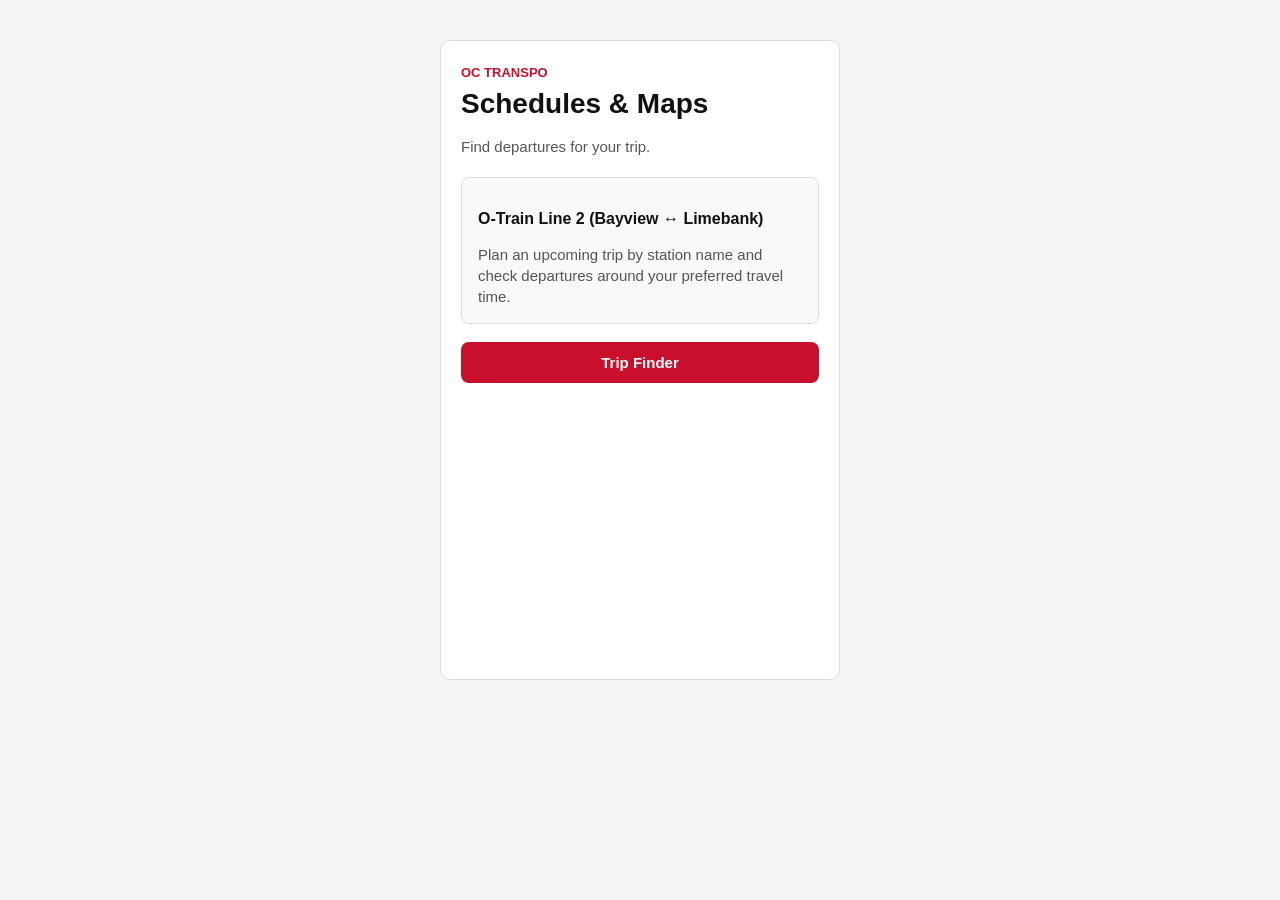
<file: index.html>
<!DOCTYPE html>
<html lang="en">
<head>
    <meta charset="UTF-8">
    <meta name="viewport" content="width=device-width, initial-scale=1.0">
    <title>OC Transpo - Schedules &amp; Maps</title>
    <link rel="stylesheet" href="./styles/general-body.css">
    <link rel="stylesheet" href="./styles/schedule.css">
</head>
<body>
    <div class="container">
        <header>
            <p class="brand-header">OC TRANSPO</p>
        </header>

        <main>
            <h1>Schedules &amp; Maps</h1>
            <p class="subtext">Find departures for your trip.</p>

            <div class="stat-card">
                <p><strong>O-Train Line 2 (Bayview &harr; Limebank)</strong></p>
                <p class="subtext" style="margin-bottom: 0;">
                    Plan an upcoming trip by station name and check departures around your preferred travel time.
                </p>
            </div>

            <a href="./tripFinder.html" class="button">Trip Finder</a>
        </main>
    </div>
</body>
</html>
</file>
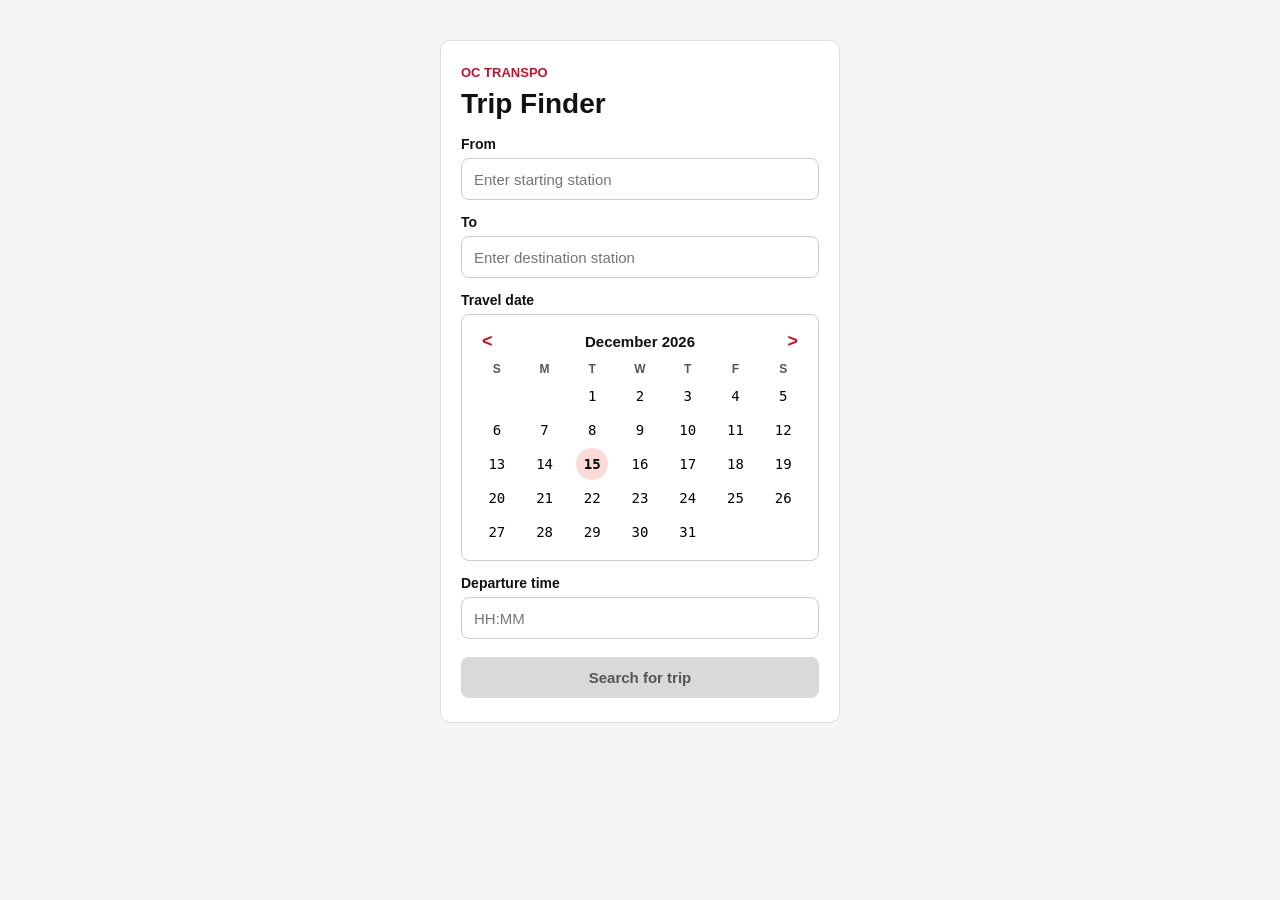
<file: confirmation.html>
<!DOCTYPE html>
<html lang="en">
<head>
    <meta charset="UTF-8">
    <meta name="viewport" content="width=device-width, initial-scale=1.0">
    <title>Journey Selected - OC Transpo</title>
    <link rel="stylesheet" href="./styles/general-body.css">
    <link rel="stylesheet" href="./styles/schedule.css">
</head>
<body>
    <div class="container">
        <header>
            <p class="brand-header">OC TRANSPO</p>
            <a id="back-to-results-link" href="./departures.html" class="back-link">&lt; Back to results</a>
        </header>

        <main>
            <h1>Journey selected</h1>

            <div id="confirmation-summary" class="summary-box"></div>
            <div id="confirmation-card" class="stat-card"></div>
            <div id="confirmation-alert" class="error-banner hidden" role="alert"></div>

            <a id="choose-another-link" href="./schedule.html" class="secondary-button">Choose another departure</a>
            <a id="start-new-search-link" href="./tripFinder.html" class="secondary-button">Start a new search</a>
        </main>
    </div>

    <script src="./scripts/structure.js"></script>
    <script src="./scripts/confirmation.js"></script>
</body>
</html>
</file>
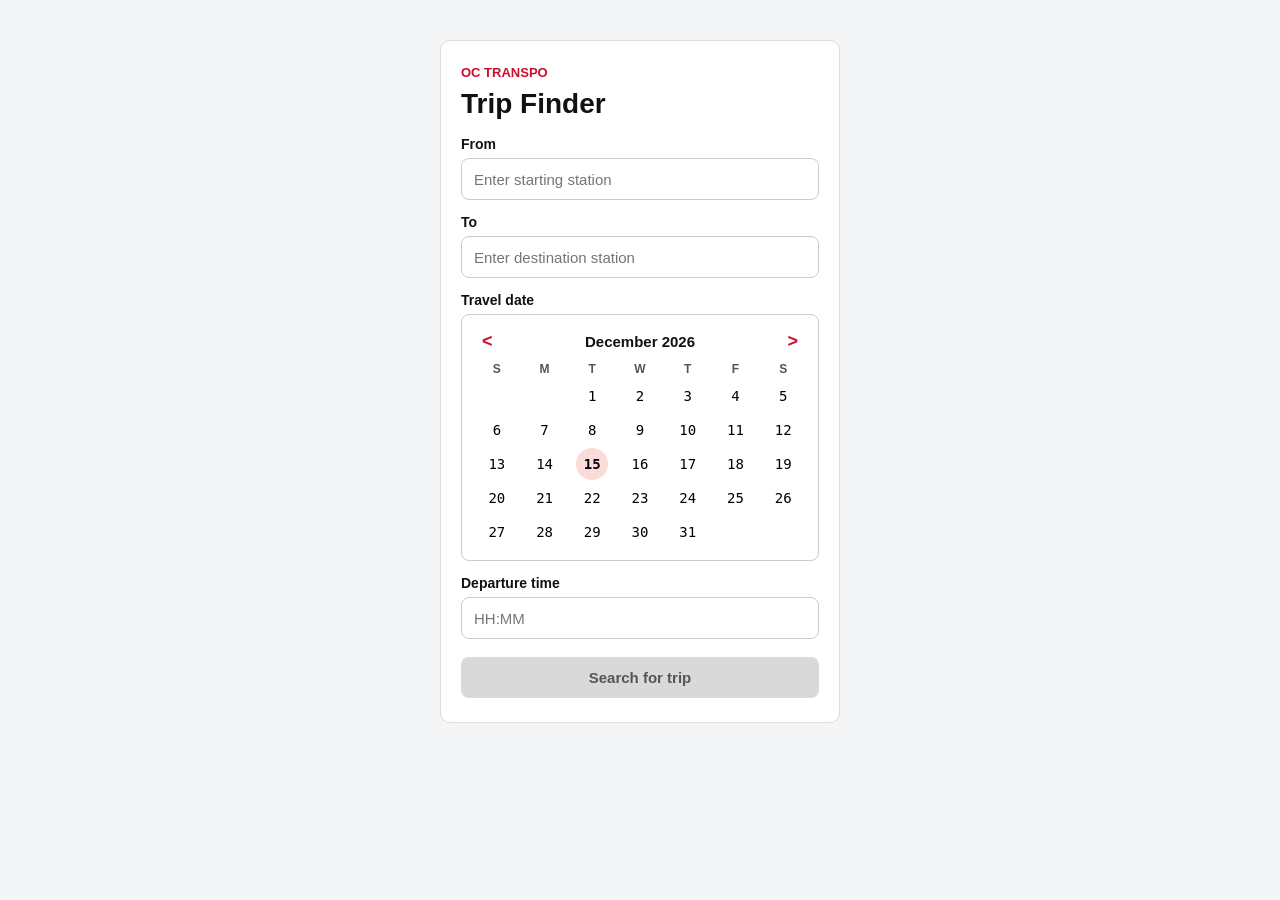
<file: departures.html>
<!DOCTYPE html>
<html lang="en">
<head>
    <meta charset="UTF-8">
    <meta name="viewport" content="width=device-width, initial-scale=1.0">
    <title>Departures - OC Transpo</title>
    <link rel="stylesheet" href="./styles/general-body.css">
    <link rel="stylesheet" href="./styles/schedule.css">
</head>
<body>
    <div class="container">
        <header>
            <p class="brand-header">OC TRANSPO</p>
            <a id="edit-search-link" href="./tripFinder.html" class="back-link">&lt; Edit search</a>
        </header>

        <main>
            <h1>Trip Finder</h1>
            <h2>Departures</h2>

            <div id="results-summary" class="summary-box"></div>

            <table class="timetable" aria-label="Departures around requested time">
                <thead>
                    <tr>
                        <th scope="col">Depart</th>
                        <th scope="col">Arrive</th>
                        <th scope="col" class="status-col"><span class="sr-only">Status</span></th>
                    </tr>
                </thead>
                <tbody id="results-body"></tbody>
            </table>

            <a id="open-schedule-link" href="./schedule.html" class="secondary-button">Open Line 2 schedule</a>
        </main>
    </div>

    <script src="./scripts/structure.js"></script>
    <script src="./scripts/departures.js"></script>
</body>
</html>
</file>
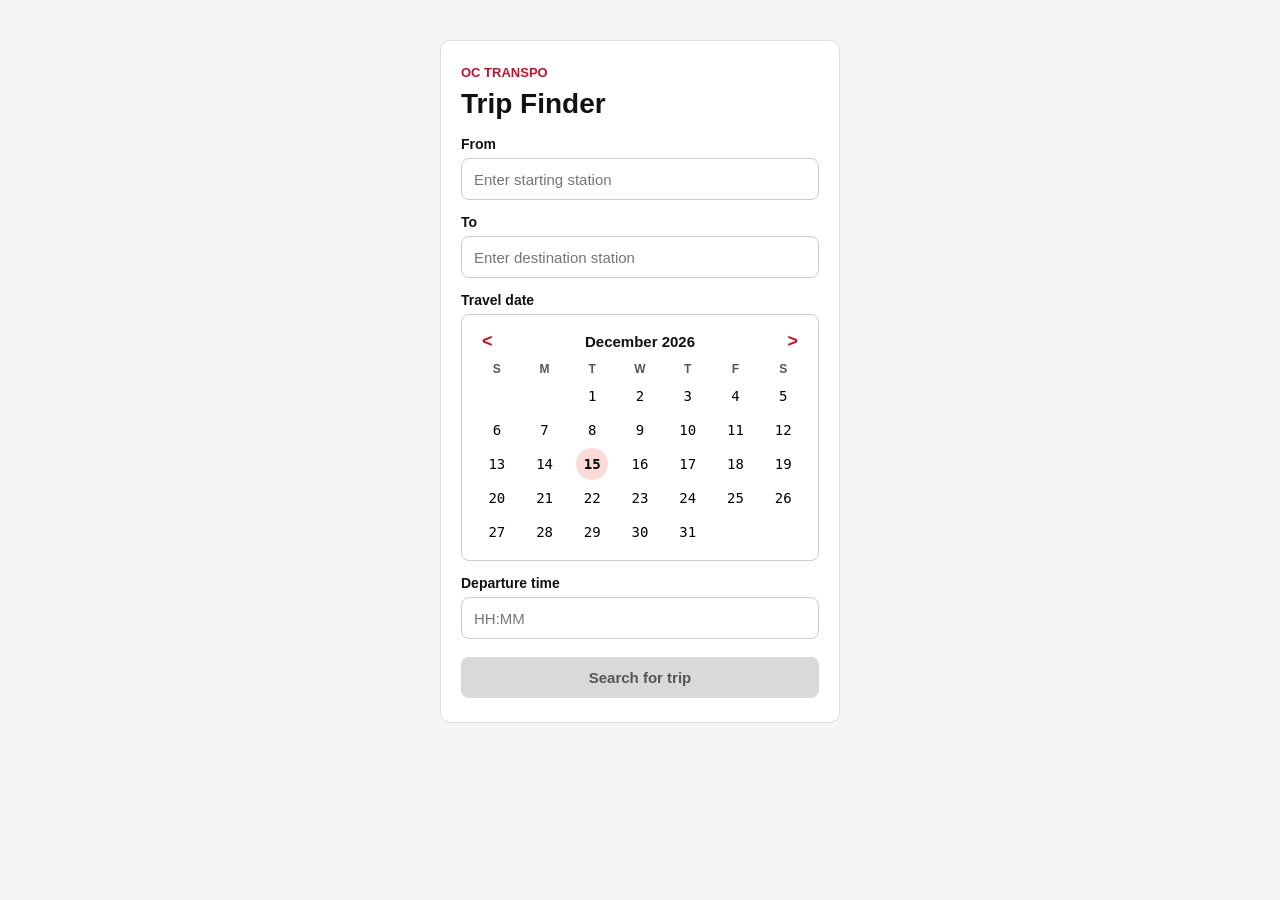
<file: schedule.html>
<!DOCTYPE html>
<html lang="en">
<head>
    <meta charset="UTF-8">
    <meta name="viewport" content="width=device-width, initial-scale=1.0">
    <title>Line 2 Schedule - OC Transpo</title>
    <link rel="stylesheet" href="./styles/general-body.css">
    <link rel="stylesheet" href="./styles/schedule.css">
</head>
<body>
    <div class="container">
        <header>
            <p class="brand-header">OC TRANSPO</p>
            <a id="back-to-results-link" href="./departures.html" class="back-link">&lt; Back to results</a>
        </header>

        <main>
            <h1>Line 2 schedule</h1>

            <div id="schedule-summary" class="summary-box"></div>

            <table class="timetable" aria-label="Expanded Line 2 schedule">
                <thead>
                    <tr>
                        <th scope="col">Depart</th>
                        <th scope="col">Arrive</th>
                        <th scope="col" class="status-col"><span class="sr-only">Status</span></th>
                    </tr>
                </thead>
                <tbody id="schedule-body"></tbody>
            </table>

            <button id="confirm-journey-button" class="button" type="button" disabled>Confirm journey</button>
            <div id="live-announcer" class="sr-only" aria-live="polite"></div>
        </main>
    </div>

    <script src="./scripts/structure.js"></script>
    <script src="./scripts/schedule.js"></script>
</body>
</html>
</file>
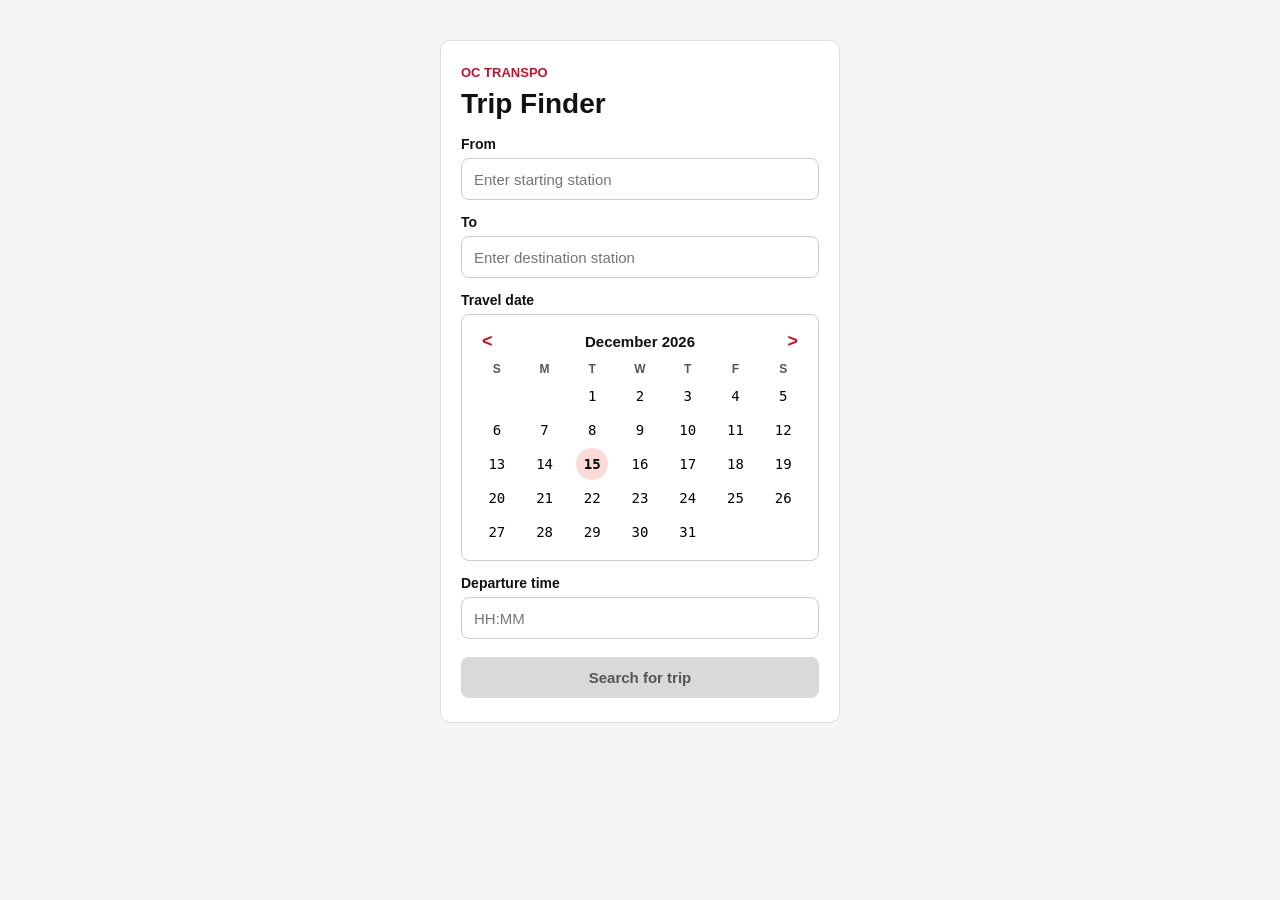
<file: tripFinder.html>
<!DOCTYPE html>
<html lang="en">
<head>
    <meta charset="UTF-8">
    <meta name="viewport" content="width=device-width, initial-scale=1.0">
    <title>Trip Finder - OC Transpo</title>
    <link rel="stylesheet" href="./styles/general-body.css">
    <link rel="stylesheet" href="./styles/schedule.css">
</head>
<body>
    <div class="container">
        <header>
            <p class="brand-header">OC TRANSPO</p>
        </header>

        <main>
            <h1>Trip Finder</h1>

            <form id="trip-form" novalidate autocomplete="off">
                <div class="selection-area">
                    <label class="form-label" for="from-input">From</label>
                    <input
                        id="from-input"
                        class="text-input"
                        type="text"
                        placeholder="Enter starting station"
                        aria-label="From station"
                        required>
                    <ul id="from-listbox" class="autocomplete-list hidden" role="listbox"></ul>
                </div>

                <div class="selection-area">
                    <label class="form-label" for="to-input">To</label>
                    <input
                        id="to-input"
                        class="text-input"
                        type="text"
                        placeholder="Enter destination station"
                        aria-label="To station"
                        required>
                    <ul id="to-listbox" class="autocomplete-list hidden" role="listbox"></ul>
                </div>

                <div class="selection-area">
                    <label class="form-label">Travel date</label>
                    <div id="calendar-box" class="calendar-box" role="group" aria-label="Travel date calendar">
                        <div class="calendar-header">
                            <button id="calendar-prev" class="calendar-nav" type="button" aria-label="Previous month">&lt;</button>
                            <p id="calendar-title" class="calendar-title">December 2026</p>
                            <button id="calendar-next" class="calendar-nav" type="button" aria-label="Next month">&gt;</button>
                        </div>
                        <div class="calendar-weekdays">
                            <span>S</span><span>M</span><span>T</span><span>W</span><span>T</span><span>F</span><span>S</span>
                        </div>
                        <div id="calendar-grid" class="calendar-grid"></div>
                    </div>
                </div>

                <div class="selection-area">
                    <label class="form-label" for="time-input">Departure time</label>
                    <input
                        id="time-input"
                        class="text-input"
                        type="text"
                        placeholder="HH:MM"
                        maxlength="5"
                        required>
                </div>

                <div id="form-error" class="error-banner hidden" role="alert" tabindex="-1"></div>

                <button id="search-button" class="button" type="submit" disabled>Search for trip</button>

                <div id="outdated-preview" class="outdated-box hidden">
                    <h3>Previous results (Outdated &mdash; click Search for trip to refresh)</h3>
                    <div id="outdated-content"></div>
                </div>
            </form>

            <div id="live-announcer" class="sr-only" aria-live="polite"></div>
        </main>
    </div>

    <script src="./scripts/structure.js"></script>
    <script src="./scripts/tripFinder.js"></script>
</body>
</html>
</file>
<file: styles/general-body.css>
body {
    font-family: Arial, sans-serif;
    margin: 0;
    padding: 20px;
    background-color: #f4f5f7;
    color: #111;
    min-width: 280px;
}

.container {
    max-width: 400px;
    min-height: 640px;
    margin: 20px auto;
    background-color: white;
    border: 1px solid #ddd;
    border-radius: 10px;
    padding: 24px 20px;
    box-sizing: border-box;
}

.hidden {
    display: none;
}

.sr-only {
    position: absolute;
    width: 1px;
    height: 1px;
    padding: 0;
    margin: -1px;
    overflow: hidden;
    clip: rect(0, 0, 0, 0);
    border: 0;
}

.brand-header {
    color: #c8102e;
    font-size: 13px;
    font-weight: bold;
    margin: 0 0 8px 0;
}

.back-link {
    display: inline-block;
    color: #c8102e;
    text-decoration: none;
    font-size: 14px;
    font-weight: bold;
    margin-bottom: 6px;
}

.back-link:hover {
    text-decoration: underline;
}

h1 {
    font-size: 28px;
    margin: 4px 0 16px 0;
}

h2 {
    font-size: 20px;
    margin: 0 0 8px 0;
}

.subtext {
    color: #555;
    font-size: 15px;
    margin: 0 0 20px 0;
    line-height: 1.4;
}

.button {
    display: block;
    width: 100%;
    padding: 12px;
    background-color: #c8102e;
    color: white;
    border: none;
    border-radius: 8px;
    font-size: 15px;
    font-weight: bold;
    text-align: center;
    text-decoration: none;
    cursor: pointer;
    margin-top: 18px;
    box-sizing: border-box;
}

.button:hover:not(:disabled) {
    background-color: #a90d27;
}

.button:disabled {
    background-color: #d9d9d9;
    color: #555;
    cursor: not-allowed;
}

.secondary-button {
    display: block;
    width: 100%;
    padding: 12px;
    background-color: white;
    color: #c8102e;
    border: 1px solid #ccc;
    border-radius: 8px;
    font-size: 15px;
    font-weight: bold;
    text-align: center;
    text-decoration: none;
    cursor: pointer;
    margin-top: 12px;
    box-sizing: border-box;
}

.secondary-button:hover {
    border-color: #c8102e;
    background-color: #fff6f7;
}

.error-banner {
    margin-top: 16px;
    padding: 10px 12px;
    background-color: #fdecee;
    border: 1px solid #e8a0a8;
    border-left: 4px solid #c8102e;
    border-radius: 6px;
    color: #8a1024;
    font-size: 14px;
}

.button:focus-visible,
.secondary-button:focus-visible,
.back-link:focus-visible,
input:focus-visible,
button:focus-visible,
tr:focus-visible {
    outline: 3px solid #0b57d0;
    outline-offset: 2px;
}
</file>
<file: styles/schedule.css>
.selection-area {
    margin-bottom: 14px;
    position: relative;
}

.form-label {
    display: block;
    font-size: 14px;
    font-weight: bold;
    margin-bottom: 6px;
}

.text-input {
    width: 100%;
    height: 42px;
    padding: 0 12px;
    border: 1px solid #ccc;
    border-radius: 8px;
    font-size: 15px;
    box-sizing: border-box;
}

.text-input[aria-invalid="true"] {
    border-color: #c8102e;
    background-color: #fff8f7;
}

.autocomplete-list {
    list-style-type: none;
    padding: 0;
    margin: 4px 0 0 0;
    position: absolute;
    left: 0;
    right: 0;
    z-index: 20;
    background-color: white;
    border: 1px solid #ccc;
    border-radius: 8px;
    max-height: 200px;
    overflow-y: auto;
}

.autocomplete-list li {
    padding: 10px 12px;
    font-size: 15px;
    cursor: pointer;
}

.autocomplete-list li:hover,
.autocomplete-list li.active-option {
    background-color: #eee;
    font-weight: bold;
}

/* Calendar */
.calendar-box {
    border: 1px solid #ccc;
    border-radius: 8px;
    padding: 12px;
}

.calendar-box.invalid-box {
    border-color: #c8102e;
}

.calendar-header {
    display: flex;
    justify-content: space-between;
    align-items: center;
    margin-bottom: 6px;
}

.calendar-title {
    font-weight: bold;
    font-size: 15px;
    margin: 0;
}

.calendar-nav {
    background: none;
    border: none;
    color: #c8102e;
    font-size: 18px;
    font-weight: bold;
    cursor: pointer;
    padding: 4px 8px;
    border-radius: 4px;
}

.calendar-nav:hover {
    background-color: #fce8e8;
}

.calendar-weekdays,
.calendar-grid {
    display: grid;
    grid-template-columns: repeat(7, minmax(0, 1fr));
    gap: 2px;
    text-align: center;
}

.calendar-weekdays {
    font-size: 12px;
    font-weight: bold;
    color: #555;
    margin-bottom: 4px;
}

.calendar-day,
.calendar-blank {
    width: 100%;
    max-width: 32px;
    height: 32px;
    margin: 0 auto;
}

.calendar-day {
    border: none;
    border-radius: 50%;
    background: none;
    font-family: monospace;
    font-size: 14px;
    cursor: pointer;
    padding: 0;
}

.calendar-day:hover {
    background-color: #eee;
}

.calendar-day.active-date {
    background-color: #fadbd8;
    font-weight: bold;
}

/* Outdated box */
.outdated-box {
    margin-top: 18px;
    padding: 12px;
    background-color: #f9f9f9;
    border: 1px dashed #bbb;
    border-radius: 8px;
    color: #666;
    font-size: 13px;
}

.outdated-box h3 {
    margin: 0 0 6px 0;
    font-size: 13px;
    color: #555;
}

.outdated-box p {
    margin: 3px 0;
}

/* Trip Summary & Timetable */
.summary-box {
    margin-bottom: 14px;
}

.summary-box p {
    margin: 2px 0;
    color: #555;
    font-size: 14px;
}

.summary-box p.route-title {
    color: #111;
    font-size: 15px;
    font-weight: bold;
}

.timetable {
    width: 100%;
    border-collapse: collapse;
    font-size: 14px;
}

.timetable th {
    background-color: #e0e0e0;
    padding: 8px 12px;
    text-align: left;
    font-weight: bold;
}

.timetable td {
    padding: 10px 12px;
    border-bottom: 1px solid #eee;
}

.timetable .status-col {
    text-align: right;
    color: #555;
}

.timetable tbody tr {
    cursor: pointer;
}

.timetable tbody tr:hover {
    background-color: #f9f9f9;
}

.timetable tbody tr.nearest-row {
    background-color: #fce8e8;
}

.timetable tbody tr.selected-row {
    background-color: #f8c8c8;
    font-weight: bold;
}

/* Confirmation Card */
.stat-card {
    background-color: #f9f9f9;
    border: 1px solid #ddd;
    border-radius: 8px;
    padding: 16px;
    margin: 16px 0;
}

.time-heading {
    font-size: 20px;
    font-weight: bold;
    margin: 0;
}

.station-name {
    font-size: 15px;
    margin: 4px 0 2px 0;
}

.station-address {
    font-size: 13px;
    color: #666;
    margin: 0 0 16px 0;
}

.station-address.last-address {
    margin-bottom: 0;
}
</file>
